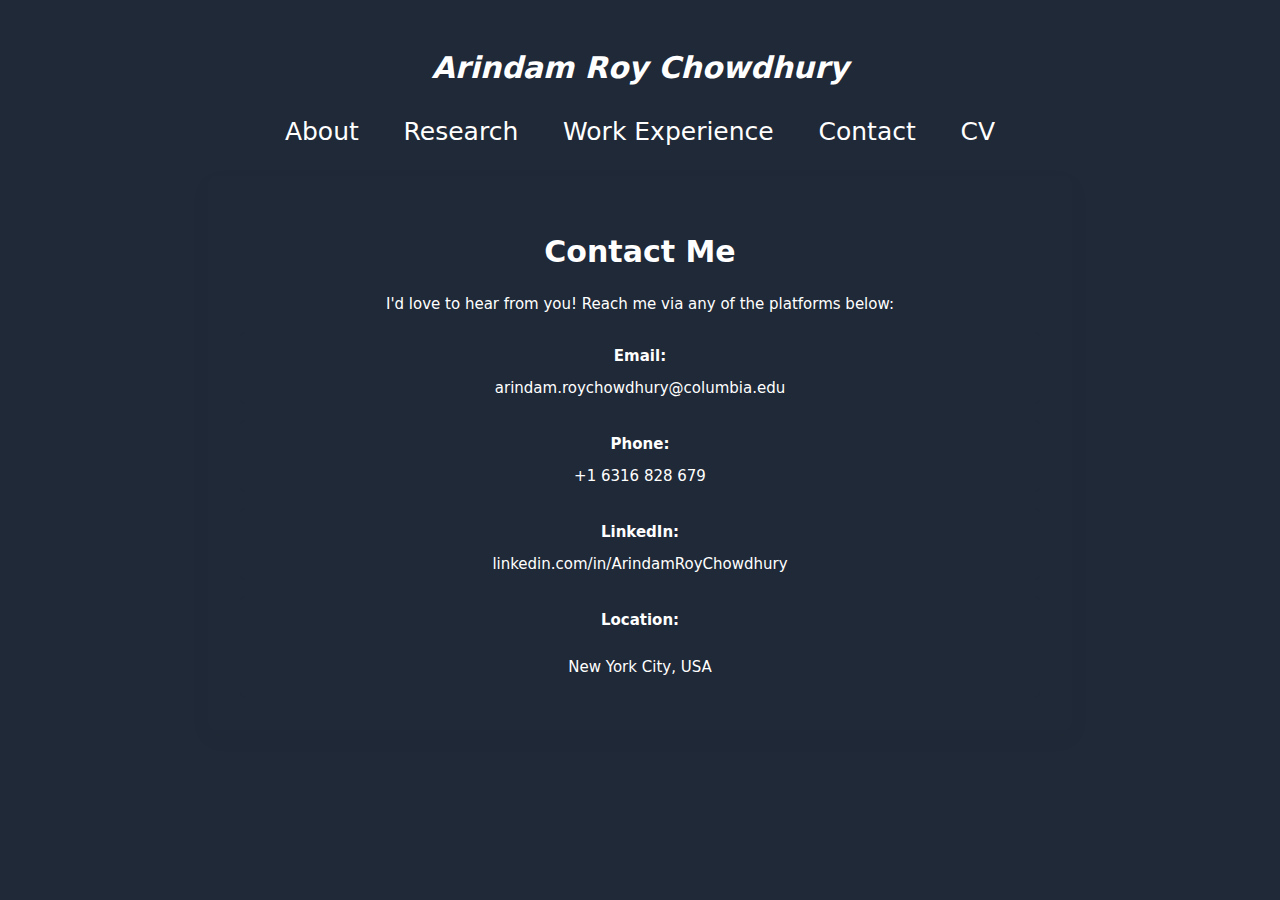
<file: contact.html>
<!DOCTYPE html>
<html lang="en"></html>
<head>
    <meta charset="utf-8">
    <meta content="width=device-width, initial-scale=1.0" name="viewport">
     <!-- Main CSS File -->
  <link href="style.css" rel="stylesheet">

</head>

<body>
    <header>
      <h1><i>Arindam Roy Chowdhury</i></h1>
        <nav>
            <a href="index.html">About</a>
            <a href="research.html">Research</a>
            <a href="workex.html">Work Experience</a>
            <a href="contact.html">Contact</a>
            <a href="assets/Arindam_CV.pdf" target="_blank">CV</a>
        </nav>
      </header>

     <section class="contact-section">
          <h1>Contact Me</h1>
          <p>I'd love to hear from you! Reach me via any of the platforms below:</p>
      
          <div class="contact-grid">
            <div class="contact-item">
              <i class="fas fa-envelope"></i>
              <span>Email:</span>
              <a href="mailto:arindam.roychowdhury@columbia.edu">arindam.roychowdhury@columbia.edu</a>
            </div>
      
            <div class="contact-item">
              <i class="fas fa-phone"></i>
              <span>Phone:</span>
              <a href="tel:+16316828679">+1 6316 828 679</a>
            </div>
      
         <!--   <div class="contact-item">
              <i class="fab fa-twitter"></i>
              <span>Twitter:</span>
              <a href="https://twitter.com/yourhandle" target="_blank">@yourhandle</a>
            </div>-->
      
          <!--  <div class="contact-item">
              <i class="fab fa-instagram"></i>
              <span>Instagram:</span>
              <a href="https://instagram.com/yourhandle" target="_blank">@yourhandle</a>
            </div>-->
      
            <div class="contact-item">
              <i class="fab fa-linkedin"></i>
              <span>LinkedIn:</span>
              <a href="https://www.linkedin.com/in/arindamrc97" target="_blank">linkedin.com/in/ArindamRoyChowdhury</a>
            </div>
      
            <div class="contact-item">
              <i class="fas fa-map-marker-alt"></i>
              <span>Location:</span>
              <p>New York City, USA</p>
            </div>
          </div>
        </section>
    
      
</body>
</file>
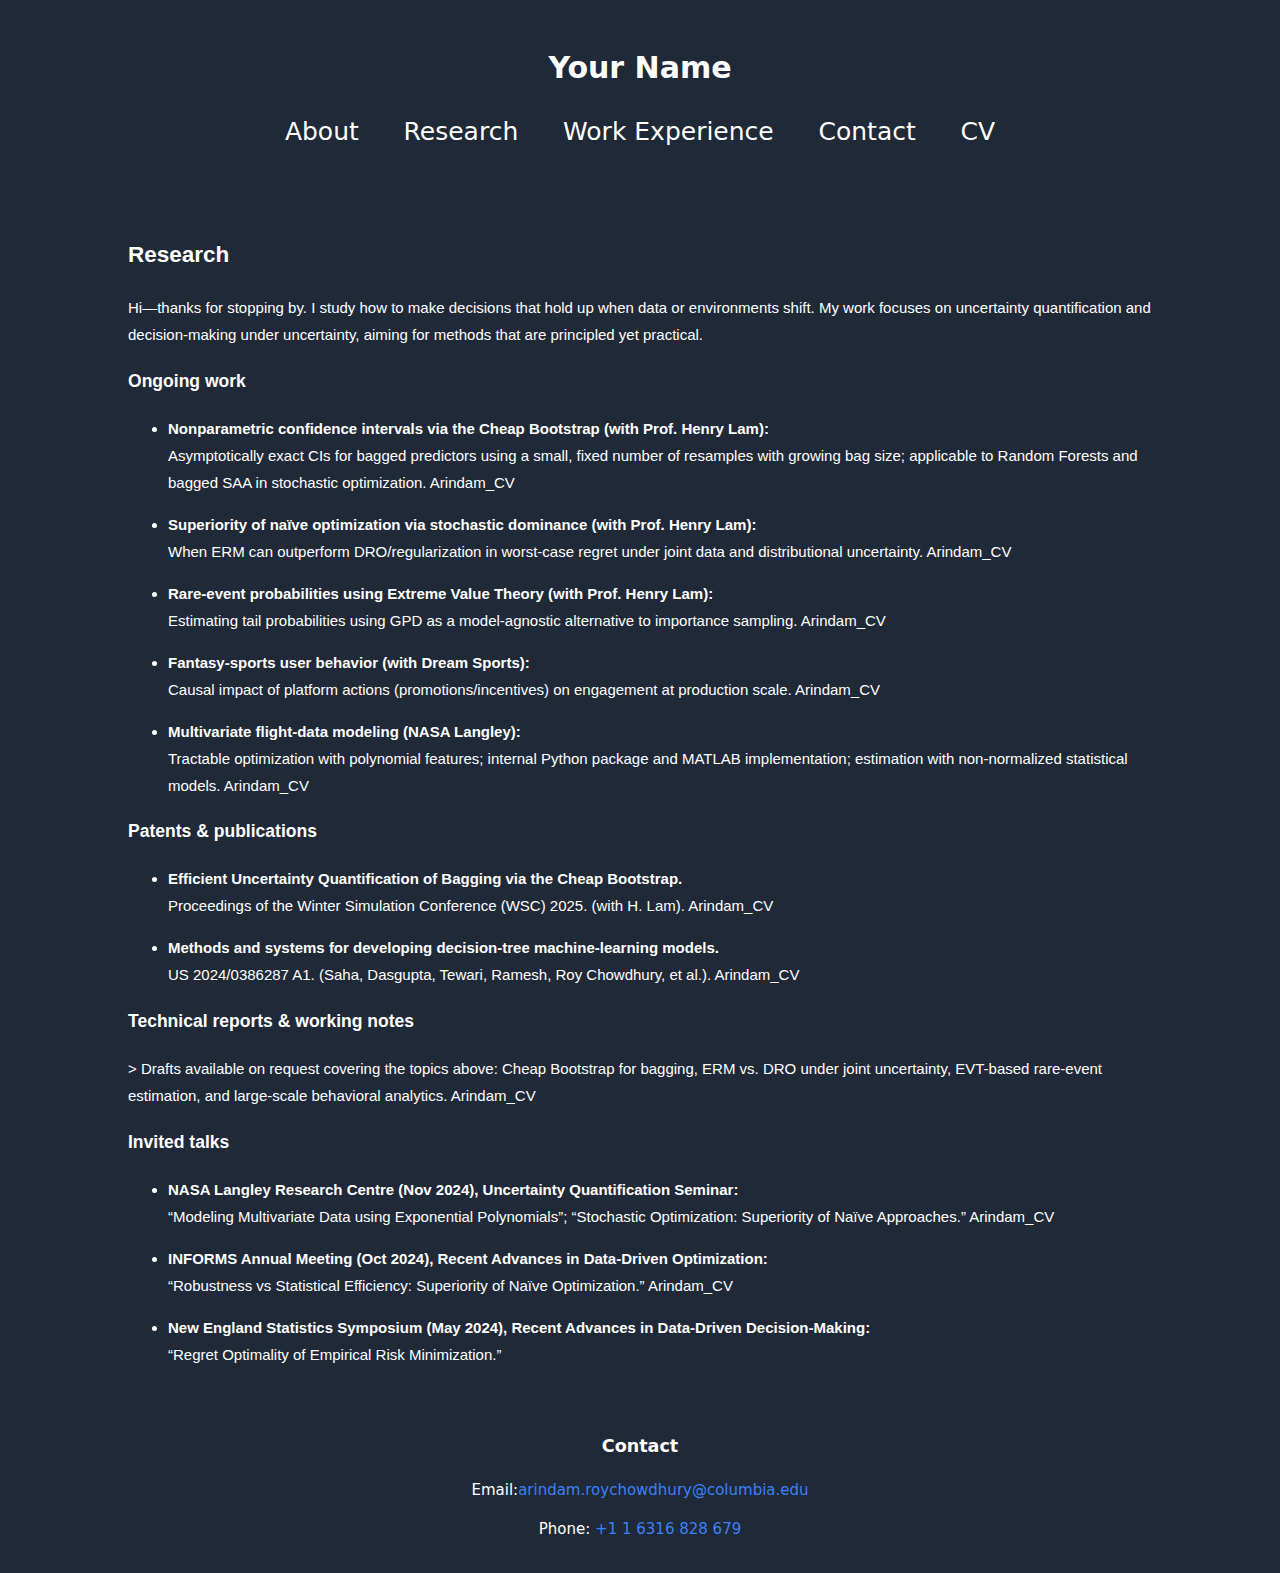
<file: Research.html>
<!DOCTYPE html>
<html lang="en"></html>
<head>
    <meta charset="utf-8">
    <meta content="width=device-width, initial-scale=1.0" name="viewport">
     <!-- Main CSS File -->
  <link href="style.css" rel="stylesheet">

</head>
<body>
    <header>
        <h1>Your Name</h1>
        <nav>
            <a href="index.html">About</a>
            <a href="research.html">Research</a>
            <a href="workex.html">Work Experience</a>
            <a href="contact.html">Contact</a>
            <a href="assets/Arindam_CV.pdf" target="_blank">CV</a>
        </nav>
      </header>

      <section class="research-section">
        <h2>Research</h2>
      
<p>Hi—thanks for stopping by. I study how to make decisions that hold up when data or environments shift. My work focuses on uncertainty quantification and decision-making under uncertainty, aiming for methods that are principled yet practical.</p>
<h3>Ongoing work</h3>

<ul>
  <li> <p><b>Nonparametric confidence intervals via the Cheap Bootstrap (with Prof. Henry Lam): </b> <br>Asymptotically exact CIs for bagged predictors using a small, fixed number of resamples with growing bag size; applicable to Random Forests and bagged SAA in stochastic optimization.
    Arindam_CV</p>
  </li>
 
 
 <li>
  <p>
    <b>Superiority of naïve optimization via stochastic dominance (with Prof. Henry Lam): </b><br>
    When ERM can outperform DRO/regularization in worst-case regret under joint data and distributional uncertainty.
   Arindam_CV
  </p></li>

 
 <li>
 <p>
  <b>
    Rare-event probabilities using Extreme Value Theory (with Prof. Henry Lam): 
   </b> <br>Estimating tail probabilities using GPD as a model-agnostic alternative to importance sampling.
   Arindam_CV
 </p></li>

 
 <li>
 <p>
  <b>
    Fantasy-sports user behavior (with Dream Sports): 
  </b><br>
  Causal impact of platform actions (promotions/incentives) on engagement at production scale.
  Arindam_CV
 </p>
 </li>

 
 <li>
  <p>
    <b>
      Multivariate flight-data modeling (NASA Langley):
    </b><br>
    Tractable optimization with polynomial features; internal Python package and MATLAB implementation; estimation with non-normalized statistical models.
    Arindam_CV
  </p>
 </li>
 
</ul>


<h3>Patents & publications</h3>

<ul>
  <li>
   <p>
    <b>Efficient Uncertainty Quantification of Bagging via the Cheap Bootstrap.</b> <br>Proceedings of the Winter Simulation Conference (WSC) 2025. (with H. Lam).
    Arindam_CV
   </p>
  </li>



<li>
 <p>
  <b>
    Methods and systems for developing decision-tree machine-learning models.
  </b><br>
  US 2024/0386287 A1. (Saha, Dasgupta, Tewari, Ramesh, Roy Chowdhury, et al.).
  Arindam_CV
 </p>
</li>
</ul>


<h3>Technical reports & working notes</h3>
<span></span>>
  Drafts available on request covering the topics above: Cheap Bootstrap for bagging, ERM vs. DRO under joint uncertainty, EVT-based rare-event estimation, and large-scale behavioral analytics.
Arindam_CV
</p>
<h3>
  Invited talks
</h3>
<ul>
  <li>
    <p>
      <b>NASA Langley Research Centre (Nov 2024), Uncertainty Quantification Seminar: </b><br>
    “Modeling Multivariate Data using Exponential Polynomials”; “Stochastic Optimization: Superiority of Naïve Approaches.”
    Arindam_CV
   
    </p>
    
  </li>
  <li>
   <p>
    <b>
      INFORMS Annual Meeting (Oct 2024), Recent Advances in Data-Driven Optimization:
     </b><br>
    “Robustness vs Statistical Efficiency: Superiority of Naïve Optimization.”
    Arindam_CV
   </p>
  </li>


<li>
 <p>
  <b>
    New England Statistics Symposium (May 2024), Recent Advances in Data-Driven Decision-Making:
   </b><br> “Regret Optimality of Empirical Risk Minimization.”
 </p>
</li>
</ul>


          <!-- add more -->
     
      </section>
          
      <section id="contact">
        <h3>Contact</h3>
      <p><span>Email:</span><a href="mailto:arindam.roychowdhury@columbia.edu">arindam.roychowdhury@columbia.edu</a></p>
      <p><span>Phone:</span>
        <a href="tel:+16316828679">+1 1 6316 828 679</a></p>  
      </section>
</body>
</file>
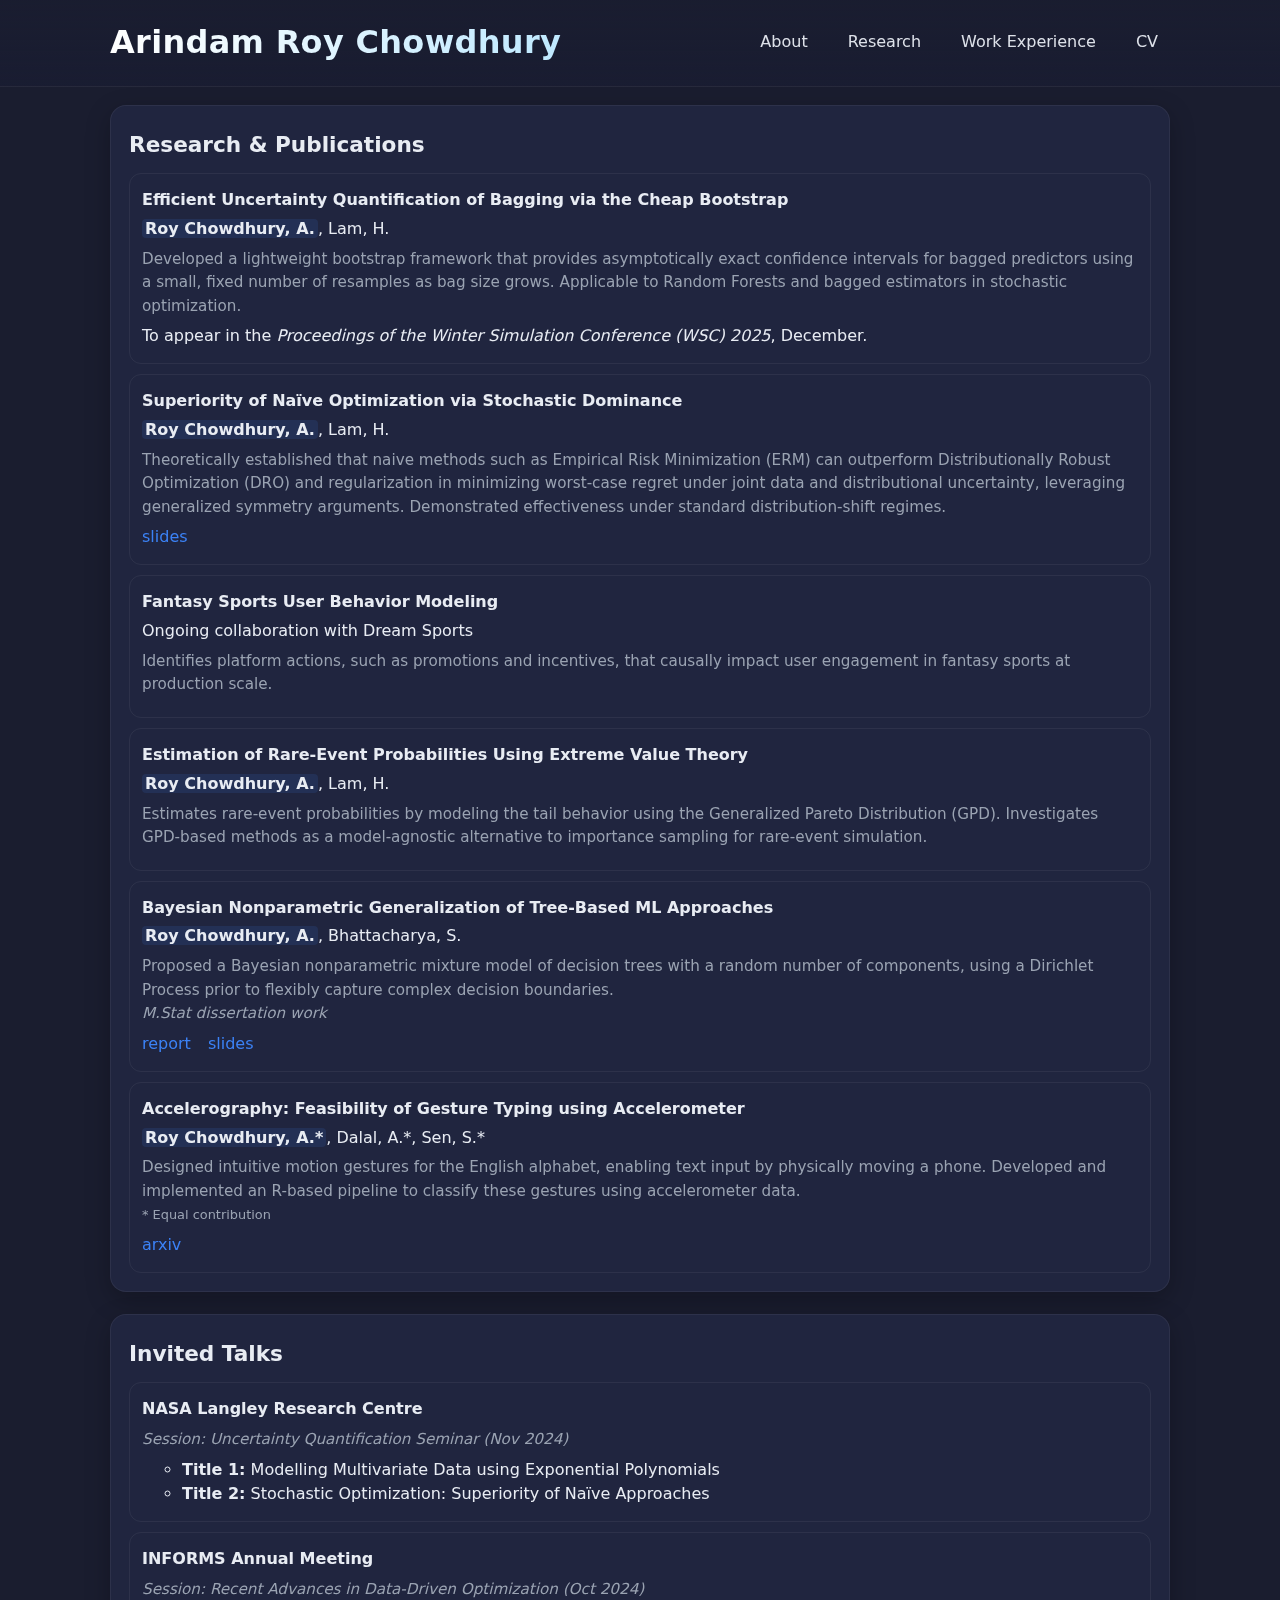
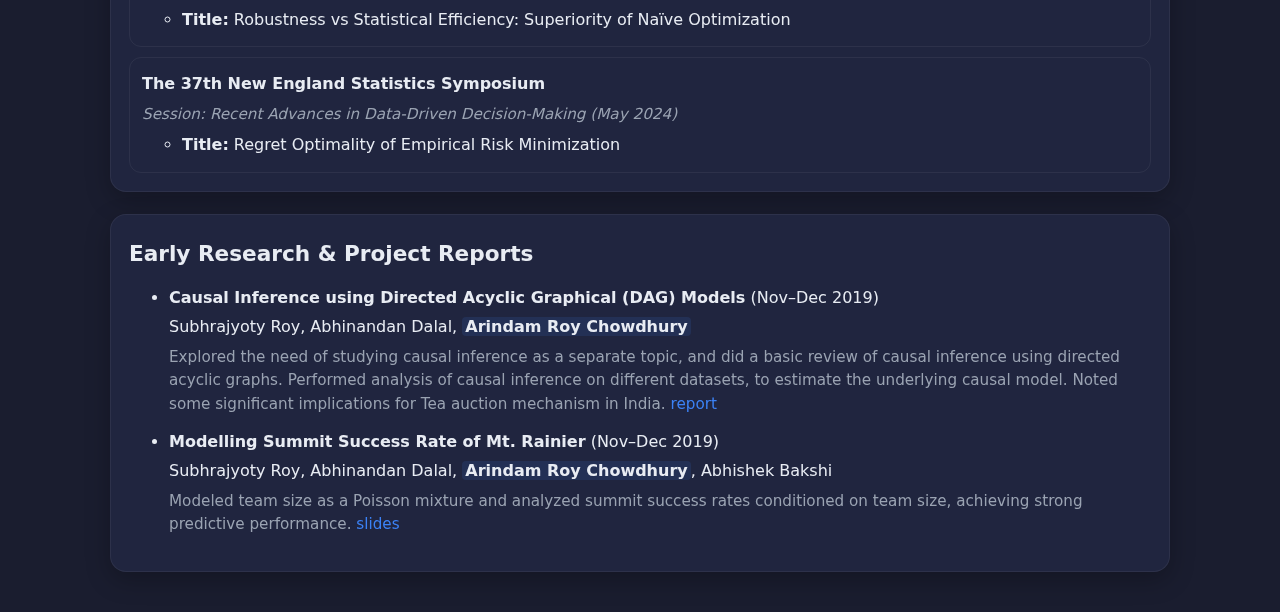
<file: research.html>
<!DOCTYPE html>
<html lang="en">
<head>
<!-- Google tag (gtag.js) -->
<script async src="https://www.googletagmanager.com/gtag/js?id=G-CWKTPSGQF7"></script>
<script>
  window.dataLayer = window.dataLayer || [];
  function gtag(){dataLayer.push(arguments);}
  gtag('js', new Date());

  gtag('config', 'G-CWKTPSGQF7');
</script>
  <meta charset="utf-8" />
  <meta content="width=device-width, initial-scale=1.0" name="viewport" />
  <title>Research — Arindam Roy Chowdhury</title>

  <style>
    :root{
      /* Lighter dark theme to match other pages */
      --bg:#1a1d2f;         /* was #0f1220 */
      --card:#20253F;       /* was #161a2b */
      --text:#e8ecf3;
      --muted:#9aa3b2;
      --link:#3b82f6;
      --radius:16px;
      --shadow:0 8px 24px rgba(0,0,0,.25);
    }
    *{box-sizing:border-box}
    html,body{
      margin:0;padding:0;background:var(--bg);color:var(--text);
      font:16px/1.55 system-ui,-apple-system,Segoe UI,Inter,Roboto,Helvetica,Arial,sans-serif
    }
    a{color:var(--link);text-decoration:none}
    a:hover{text-decoration:underline}

    header{
      position:sticky;top:0;z-index:10;
      backdrop-filter:saturate(140%) blur(8px);
      background:linear-gradient(to bottom, rgba(26,29,47,.9), rgba(26,29,47,.6));
      border-bottom:1px solid rgba(255,255,255,.06);
    }
    .wrap{max-width:1100px;margin:0 auto;padding:18px 20px}
    header .top{display:flex;align-items:center;gap:18px;justify-content:space-between}
    h1{margin:0;font-weight:800;letter-spacing:.3px}
    h1 i{font-style:normal;background:linear-gradient(90deg,#fff,#bfe9ff);-webkit-background-clip:text;background-clip:text;color:transparent}
    nav{display:flex;gap:16px;flex-wrap:wrap}
    nav a{padding:8px 12px;border-radius:10px;color:var(--text);opacity:.95}
    nav a:hover{background:rgba(255,255,255,.06);opacity:1}

    main{padding:28px 0}
    section.block{
      background:var(--card);border-radius:var(--radius);
      padding:18px;border:1px solid rgba(255,255,255,.06);box-shadow:var(--shadow);margin-bottom:22px
    }
    h2{margin:4px 0 12px;font-size:1.35rem}
    ul.clean{list-style:none;margin:0;padding:0}
    .item{padding:14px 12px;border-radius:12px;border:1px solid rgba(255,255,255,.06)}
    .item + .item{margin-top:10px}
    .title{font-weight:700}
    .authors{margin-top:4px;color:var(--text)}
    .desc{color:var(--muted);font-size:.95rem;margin:6px 0 6px}
    .links{margin-top:4px}
    .links a{margin-right:12px}

    .highlight-name{
      font-weight:700;
      background:rgba(59,130,246,.12);
      padding:0 3px; border-radius:4px;
    }

    .equal-note { font-size: 0.85em; color: var(--muted); }
    .early li { margin-bottom: 14px; }
  </style>
</head>
<body>
  <header>
    <div class="wrap top">
      <h1><i>Arindam Roy Chowdhury</i></h1>
      <nav>
        <a href="index.html">About</a>
        <a href="research.html" aria-current="page">Research</a>
        <a href="workex.html">Work Experience</a>
        <a href="assets/Arindam_CV.pdf" target="_blank" rel="noopener">CV</a>
      </nav>
    </div>
  </header>

  <main class="wrap">
    <!-- Research & Publications -->
    <section class="block">
      <h2>Research &amp; Publications</h2>
      <ul class="clean">

        <!-- Cheap Bootstrap -->
        <li class="item">
          <div class="title">Efficient Uncertainty Quantification of Bagging via the Cheap Bootstrap</div>
          <div class="authors"><span class="highlight-name">Roy Chowdhury, A.</span>, Lam, H.</div>
          <p class="desc">
            Developed a lightweight bootstrap framework that provides asymptotically exact confidence intervals for bagged predictors using a small, fixed number of resamples as bag size grows. Applicable to Random Forests and bagged estimators in stochastic optimization.
          </p>
          <div class="links">
            To appear in the <i>Proceedings of the Winter Simulation Conference (WSC) 2025</i>, December.
          </div>
        </li>

        <!-- Naive Optimization -->
        <li class="item">
          <div class="title">Superiority of Naïve Optimization via Stochastic Dominance</div>
          <div class="authors"><span class="highlight-name">Roy Chowdhury, A.</span>, Lam, H.</div>
          <p class="desc">
            Theoretically established that naive methods such as Empirical Risk Minimization (ERM) can outperform Distributionally Robust Optimization (DRO) and regularization in minimizing worst-case regret under joint data and distributional uncertainty, leveraging generalized symmetry arguments. Demonstrated effectiveness under standard distribution-shift regimes.
          </p>
          <div class="links">
            <a href="assets/Joint_Uncertainty_Slides.pdf" target="_blank" rel="noopener">slides</a>
          </div>
        </li>

        <!-- Fantasy Sports -->
        <li class="item">
          <div class="title">Fantasy Sports User Behavior Modeling</div>
          <div class="authors">Ongoing collaboration with Dream Sports</div>
          <p class="desc">
            Identifies platform actions, such as promotions and incentives, that causally impact user engagement in fantasy sports at production scale.
          </p>
        </li>

        <!-- Rare-event EVT -->
        <li class="item">
          <div class="title">Estimation of Rare-Event Probabilities Using Extreme Value Theory</div>
          <div class="authors"><span class="highlight-name">Roy Chowdhury, A.</span>, Lam, H.</div>
          <p class="desc">
            Estimates rare-event probabilities by modeling the tail behavior using the Generalized Pareto Distribution (GPD). Investigates GPD-based methods as a model-agnostic alternative to importance sampling for rare-event simulation.
          </p>
        </li>

        <!-- Bayesian Trees -->
        <li class="item">
          <div class="title">Bayesian Nonparametric Generalization of Tree-Based ML Approaches</div>
          <div class="authors"><span class="highlight-name">Roy Chowdhury, A.</span>, Bhattacharya, S.</div>
          <p class="desc">
            Proposed a Bayesian nonparametric mixture model of decision trees with a random number of components, using a Dirichlet Process prior to flexibly capture complex decision boundaries.
            <br><em>M.Stat dissertation work</em>
          </p>
          <div class="links">
            <a href="assets/Mstat_dissertation_report.pdf" target="_blank" rel="noopener">report</a>
            <a href="assets/M_stat_dissertation_slides.pdf" target="_blank" rel="noopener">slides</a>
          </div>
        </li>

        <!-- Accelerography -->
        <li class="item">
          <div class="title">Accelerography: Feasibility of Gesture Typing using Accelerometer</div>
          <div class="authors">
            <span class="highlight-name">Roy Chowdhury, A.*</span>, 
            Dalal, A.*, 
            Sen, S.*
          </div>
          <p class="desc">
            Designed intuitive motion gestures for the English alphabet, enabling text input by physically moving a phone. Developed and implemented an R-based pipeline to classify these gestures using accelerometer data.
            <br><span class="equal-note">* Equal contribution</span>
          </p>
          <div class="links">
            <a href="https://arxiv.org/abs/2003.14310" target="_blank" rel="noopener">arxiv</a>
          </div>
        </li>
      </ul>
    </section>

    <!-- Invited Talks -->
    <section class="block">
      <h2>Invited Talks</h2>
      <ul class="clean">
        <li class="item">
          <div class="title"><b>NASA Langley Research Centre</b></div>
          <p class="desc"><em>Session: Uncertainty Quantification Seminar (Nov 2024)</em></p>
          <ul>
            <li><b>Title 1:</b> Modelling Multivariate Data using Exponential Polynomials</li>
            <li><b>Title 2:</b> Stochastic Optimization: Superiority of Naïve Approaches</li>
          </ul>
        </li>
        <li class="item">
          <div class="title"><b>INFORMS Annual Meeting</b></div>
          <p class="desc"><em>Session: Recent Advances in Data-Driven Optimization (Oct 2024)</em></p>
          <ul>
            <li><b>Title:</b> Robustness vs Statistical Efficiency: Superiority of Naïve Optimization</li>
          </ul>
        </li>
        <li class="item">
          <div class="title"><b>The 37th New England Statistics Symposium</b></div>
          <p class="desc"><em>Session: Recent Advances in Data-Driven Decision-Making (May 2024)</em></p>
          <ul>
            <li><b>Title:</b> Regret Optimality of Empirical Risk Minimization</li>
          </ul>
        </li>
      </ul>
    </section>

    <!-- Early Works -->
    <section class="block">
      <h2>Early Research &amp; Project Reports</h2>
      <ul class="early">
        <li>
          <b>Causal Inference using Directed Acyclic Graphical (DAG) Models</b> (Nov–Dec 2019)  
          <div class="authors">
            Subhrajyoty Roy, Abhinandan Dalal, <span class="highlight-name">Arindam Roy Chowdhury</span>
          </div>
          <p class="desc">
            Explored the need of studying causal inference as a separate topic, and did a basic review of causal inference
            using directed acyclic graphs. Performed analysis of causal inference on different datasets, to estimate the
            underlying causal model. Noted some significant implications for Tea auction mechanism in India.  
            <a href="assets/Causal_DAG.pdf" target="_blank" rel="noopener">report</a>
          </p>
        </li>

        <li>
          <b>Modelling Summit Success Rate of Mt. Rainier</b> (Nov–Dec 2019)  
          <div class="authors">
            Subhrajyoty Roy, Abhinandan Dalal, <span class="highlight-name">Arindam Roy Chowdhury</span>, Abhishek Bakshi
          </div>
          <p class="desc">
            Modeled team size as a Poisson mixture and analyzed summit success rates conditioned on team size, achieving strong predictive performance.  
            <a href="assets/Mount_Rainer.pdf" target="_blank" rel="noopener">slides</a>
          </p>
        </li>
      </ul>
    </section>

   
  </main>
</body>
</html>
</file>
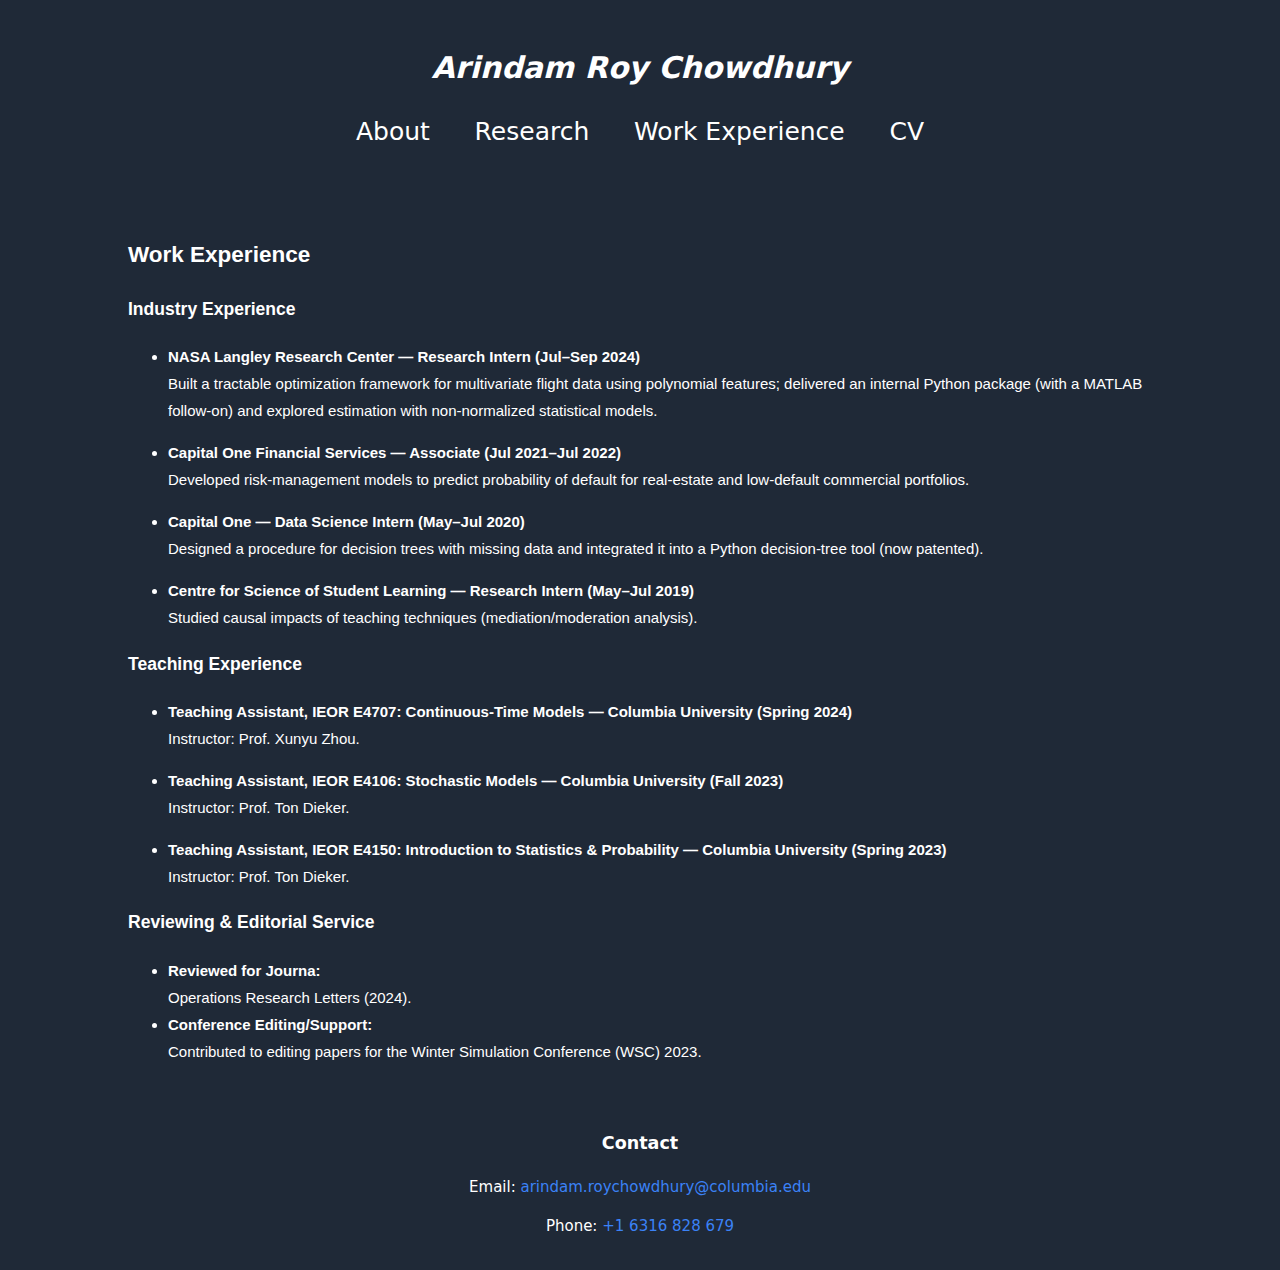
<file: workex.html>
<!DOCTYPE html>
<html lang="en"></html>
<head>
    <meta charset="utf-8">
    <meta content="width=device-width, initial-scale=1.0" name="viewport">
     <!-- Main CSS File -->
  <link href="style.css" rel="stylesheet">

</head>

<body>
    <header>
      <h1><i>Arindam Roy Chowdhury</i></h1>
        <nav>
            <a href="index.html">About</a>
            <a href="research.html">Research</a>
            <a href="workex.html">Work Experience</a>
            <a href="assets/Arindam_CV.pdf" target="_blank">CV</a>
        </nav>
      </header>

      <section class="research-section">
        <h2>Work Experience</h2>
<h3>Industry Experience</h3>
<ul>

  <li>
    <p> <b>
      NASA Langley Research Center — Research Intern (Jul–Sep 2024)
    </b> <br>
   Built a tractable optimization framework for multivariate flight data using polynomial features; delivered an internal Python package (with a MATLAB follow-on) and explored estimation with non-normalized statistical models.
    </p>
  </li>
  <li>
    <p>
      <b>
        Capital One Financial Services — Associate (Jul 2021–Jul 2022)
      </b>
      <br>
      Developed risk-management models to predict probability of default for real-estate and low-default commercial portfolios.
    </p>
  </li>
  <li>
    <p>
      <b>
        Capital One — Data Science Intern (May–Jul 2020)
      </b>
      <br>
      Designed a procedure for decision trees with missing data and integrated it into a Python decision-tree tool (now patented).
    </p>
  </li>
  <li>
    <p>
      <b>
        Centre for Science of Student Learning — Research Intern (May–Jul 2019)
      </b>
      <br>
      Studied causal impacts of teaching techniques (mediation/moderation analysis).
    </p>
  </li>
</ul>


<h3>Teaching Experience</h3>

<ul>
  <li>
    <p>
      <b>
        Teaching Assistant, IEOR E4707: Continuous-Time Models — Columbia University (Spring 2024)
      </b>
      <br>
      Instructor: Prof. Xunyu Zhou.
    </p>
  </li>

  <li>
    <p>
      <b>
        Teaching Assistant, IEOR E4106: Stochastic Models — Columbia University (Fall 2023)
      </b>
      <br>
      Instructor: Prof. Ton Dieker.
    </p>
  </li>
  <li>
    <p>
      <b>
        Teaching Assistant, IEOR E4150: Introduction to Statistics & Probability — Columbia University (Spring 2023)
 
      </b><br>
      Instructor: Prof. Ton Dieker.
    </p>
  </li>
</ul>


 <h3>Reviewing & Editorial Service</h3>
 <ul>
  <Li>
    <b>
      Reviewed for Journa:
    </b> <br>
    Operations Research Letters (2024).
  </Li>

  <Li>
    <b>
      Conference Editing/Support:
    </b> <br>
    Contributed to editing papers for the Winter Simulation Conference (WSC) 2023.

  </Li>
 </ul>

  </section>
  <section id="contact">
    <h3>Contact</h3>
  <p><span>Email: </span><a href="mailto:arindam.roychowdhury@columbia.edu">arindam.roychowdhury@columbia.edu</a></p>
  <p><span>Phone:</span>
    <a href="tel:+16316828679">+1 6316 828 679</a></p>  
  </section>
</body>
</file>
<file: style.css>
/* Base Theme */
:root {
  --bg-page: #cee8f0;
  --bg-header:#1f2937;
  --bg-footer: #1f2937;
  --text-light: #ffffff;
  --text-dark: #1f2937;
  --accent: #3b82f6;
  --text-all:  #ffffff
  /*#1f2937;*/
}

/* Reset box model and margin/padding */


/* Global Styles */
body {
  margin: 0;
  font-family: system-ui, sans-serif;
  /*background-image: url('assets/new-bck.png');*/
  background-color: var(--bg-header); 
  color: var(--text-all);
  line-height: 1.6;
  height: 100%;
  text-align: center;
  width: 100%;
  font-size: 15px;
}
 /* Header */
 header {
  background-color: rgba(31, 41, 51, 0);
  color: var(--text-all);
  text-align: center;
  padding: 1.5rem 1rem;
}

a {
  color: var(--accent);
  text-decoration: none;
}

a:hover {
  text-decoration: underline;
}



header h1 {
  margin: .25;
}

header nav {
  margin-top: 0.75rem;
}

header nav a {
  margin: 0 0.75rem;
  padding: .5rem;
  color: var(--text-all);
  font-size: 25px;
}


/* Main Sections */
main {
  max-width: 800px;
  margin: 2rem auto;
  padding: 0 1rem;
  padding-bottom: 0;
}

section {
  margin-bottom: 2rem;
  padding-bottom: 0;
}

/* Project Grid */
.project-list {
  display: grid;
  gap: 1.5rem;
  grid-template-columns: 1fr;
}

.image-box .floating-elements {
  position: absolute;
  top: 0;
  left: 0;
  right: 0;
  bottom: 0;
  pointer-events: none;
} 

.image-box .floating-elements .floating-card {
  /* Basic card styling */
  background-color: #ffffff; /* White background */
  border-radius: 100px; /* Rounded corners */
  padding: 20px; /* Inner spacing */
  margin: 20px; /* Outer spacing */
  width: 100px; /* Example width */

  /* Floating effect */
  box-shadow: 0 4px 8px rgba(0, 0, 0, 0.1); /* Subtle shadow for depth */
  transition: box-shadow 0.3s ease-in-out, transform 0.3s ease-in-out; /* Smooth transition for hover effects */
}


.floating-card i {
  font-size: 1.5rem;
  color: var(--accent-color);
}

.image-box .floating-elements .floating-card.design {
  top: 10%;
  right: -10%;
  animation-delay: 0s;
}

.image-box .floating-elements .floating-card.code {
  bottom: 30%;
  left: -15%;
  animation-delay: 1s;
}

.image-box .floating-elements .floating-card.creativity {
  top: 60%;
  right: -5%;
  animation-delay: 2s;
}

 .floating-card:hover {
  box-shadow: 0 8px 16px rgba(0, 0, 0, 0.2); /* Deeper shadow on hover */
  transform: translateY(-5px); /* Slightly lift the card on hover */
}

.image-text-wrapper {
  display:flex;
  gap: 5px;
  padding: 5px;
  max-width: 100%;
  margin: 2rem auto;
  padding: 1rem;
}

.image-box {
  max-width: 400px;
  float: right;
  height: auto;
  border-radius: 10px;
  margin: 10px 10px 10px;
  width: 50%; /* fixed or responsive width */
  box-shadow: 0 4px 10px rgba(31, 41, 51, 0.4);

}


.image-box img:hover {
  box-shadow: 0 8px 16px rgba(0, 0, 0, 0.2); /* Deeper shadow on hover */
  transform: translateY(-5px); /* Slightly lift the card on hover */

}

.text-box {
  flex: 1;
  color: var(--text-all);
  font-family: sans-serif;
}

.contact-section {
  max-width: 800px;
  margin: auto;
  /*background: var(--bg-header);*/
  padding: 2rem;
  border-radius: 8px;
  box-shadow: 0 8px 20px rgba(31, 41, 51,0.05);
}

.contact-section h1 {
  text-align: center;
  margin-bottom: 1rem;
  color: var(--text-light);
}

.contact-grid {
  display: grid;
  grid-template-columns: 1fr 1fr;
  gap: 1rem;
  margin-top: 1rem;
}

.contact-item {
  background: var(--bg-header);
  padding: .25rem;
  border-radius: 6px;
  display: flex;
  flex-direction: column;
  gap: 0.5rem;
  transition: 0.3s;
}

.contact-item:hover {
 /* background-color: var(--bg-header);*/
}

.contact-item i {
  font-size: 1.5rem;
  color: var(--text-all);
}

.contact-item span {
  font-weight: bold;
}

.contact-item a {
  color: var(--text-all);
  text-decoration: none;
  word-break: break-word;
}

.contact-item a:hover {
  text-decoration: underline;
}

.about-section {
  width: 80%;       /* keeps lines from getting too long */
  margin: .5rem auto;           /* center horizontally */
  padding: 2rem 1rem;
  font-family: 'Inter', sans-serif;
  color: var(--text-light);
}

.about-section p {
  margin-bottom: 1.2em;
  text-align: justify;
}

.about-section strong {
  font-weight: 600;       /* for highlighting names or key terms */
  color: var(--accent);
}

/* Optional: subtle first-line style */
.about-section p:first-of-type::first-line {
  font-weight: 500;
  letter-spacing: 0.2px;
}

.research-section
{
  width: 80%;       /* keeps lines from getting too long */
  margin: .5rem auto;         /* center horizontally */
  padding: 2rem 1rem;
  font-family: 'Inter', sans-serif;
  line-height: 1.8;       /* improves readability */
  color: var(--text-light);
  text-align: left;
}
@media (min-width: 600px) {
  .project-list {
    grid-template-columns: repeat(2, 1fr);
  }
  .image-text-wrapper {
      flex-direction: column;
      text-align: center;
    }
  
    .image-box img {
      width: 100%;
    }
    .contact-grid {
      grid-template-columns: 1fr;
    }
    .about-section {
      font-size: 16px;
      line-height: 1.8;
    }
}

/* Footer */
footer {
  background-color: rgba(31, 41, 51, 0);
  color: var(--text-all);
  position: relative;
  left: 0;
  bottom: 0;
  width: 100%;
  text-align: center;
}
</file>
